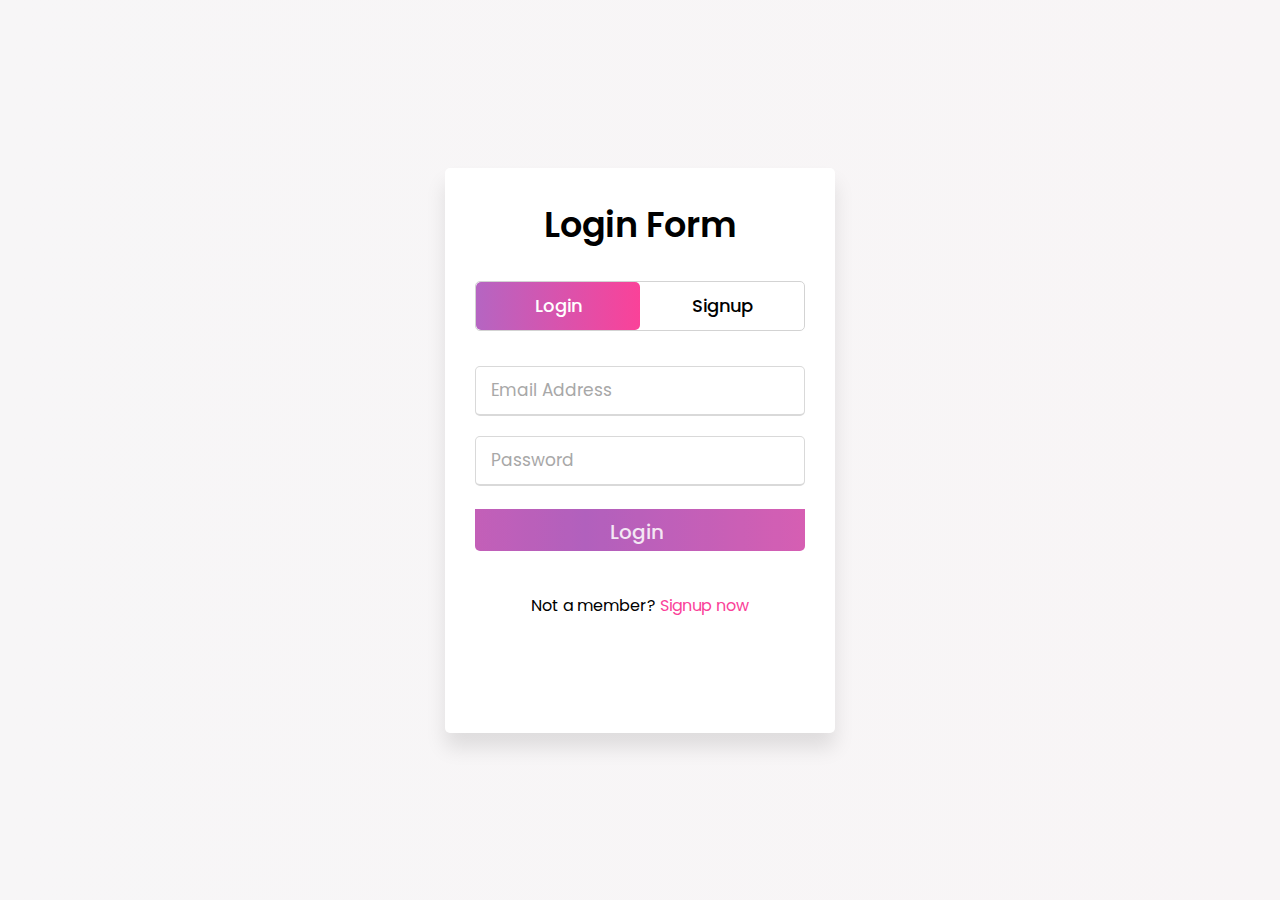
<file: diamond/login.html>
<!DOCTYPE html>
<html lang="en" dir="ltr">
   <head>
      <meta charset="utf-8">
      <title>Login and Registration Form in HTML</title>
      <link rel="stylesheet" href="assets/css/login5.css">
      <meta name="viewport" content="width=device-width, initial-scale=1.0">
      <script src="assets/js/jquery.min.js"></script>
      <script src="assets/js/register.js"></script>
      <script src="assets/js/login.js"></script>
   </head>
   <body>
      <div class="wrapper">
         <div class="title-text">
            <div class="title login">
               Login Form
            </div>
            <div class="title signup">
               Signup Form
            </div>
         </div>
         <div class="form-container">
            <div class="slide-controls">
               <input type="radio" name="slide" id="login" checked>
               <input type="radio" name="slide" id="signup">
               <label for="login" class="slide login">Login</label>
               <label for="signup" class="slide signup">Signup</label>
               <div class="slider-tab"></div>
            </div>
            <div class="form-inner">
               <form action="#" class="login" id="login_form">
                  <div class="field">
                     <input type="text" placeholder="Email Address" id="login_email" required>
                  </div>
                  <div class="field">
                     <input type="password" placeholder="Password" id="login_pass" required>
                  </div>
                  <!-- <div class="pass-link">
                     <a href="#">Forgot password?</a>
                  </div> -->
                  <div class="field btn">
                     <div class="btn-layer"></div>
                     <input type="submit" value="Login" id="login_here">
                  </div>
                  <div class="signup-link">
                     Not a member? <a href="">Signup now</a>
                  </div>
               </form>
               <form action="#" class="signup" id="signin_form">
                  <div class="field">
                     <input type="text" placeholder="FullName" id="signin_fullname" required>
                  </div>
                  <div class="field">
                     <input type="text" placeholder="Email Address" id="signin_email" required>
                  </div>
                  <div class="field">
                     <input type="password" placeholder="Password" id="signin_pass" required>
                  </div>
                  <div class="field">
                     <input type="password" placeholder="Confirm password" id="signin_repass" required>
                  </div>
                  <div class="field btn">
                     <div class="btn-layer"></div>
                     <input type="submit" value="Signup" id="signin_here">
                  </div>
               </form>
            </div>
         </div>
         
         <!-- 
         <div class="col">
            <a href="#" class="fb btn">
              <i class="fa fa-facebook fa-fw"></i> Login with Facebook  
            </a>
            <a href="#" class="twitter btn">
              <i class="fa fa-twitter fa-fw"></i> Login with Twitter
            </a>
            <a href="#" class="google btn">
              <i class="fa fa-google fa-fw"></i> Login with Google+
            </a>
          </div>
         -->
      
      <script>
         const loginText = document.querySelector(".title-text .login");
         const loginForm = document.querySelector("form.login");
         const loginBtn = document.querySelector("label.login");
         const signupBtn = document.querySelector("label.signup");
         const signupLink = document.querySelector("form .signup-link a");
         signupBtn.onclick = (()=>{
           loginForm.style.marginLeft = "-50%";
           loginText.style.marginLeft = "-50%";
         });
         loginBtn.onclick = (()=>{
           loginForm.style.marginLeft = "0%";
           loginText.style.marginLeft = "0%";
         });
         signupLink.onclick = (()=>{
           signupBtn.click();
           return false;
         });

       

      </script>
   </body>
</html>
</file>
<file: diamond/assets/css/login5.css>
@import url('https://fonts.googleapis.com/css?family=Poppins:400,500,600,700&display=swap');
*{
  margin: 0;
  padding: 0;
  box-sizing: border-box;
  font-family: 'Poppins', sans-serif;
}
html,body{
  display: grid;
  height: 100%;
  width: 100%;
  place-items: center;
  background: -webkit-linear-gradient(left, #f7f6f7, #f8f5f6);
}
::selection{
  background: #fcfcfc;
  color: #fff;
}
.wrapper{
  overflow: hidden;
  max-width: 390px;
  background: #fff;
  padding: 30px;
  border-radius: 5px;
  box-shadow: 0px 15px 20px rgba(0,0,0,0.1);
}
.wrapper .title-text{
  display: flex;
  width: 200%;
}
.wrapper .title{
  width: 50%;
  font-size: 35px;
  font-weight: 600;
  text-align: center;
  transition: all 0.6s cubic-bezier(0.68,-0.55,0.265,1.55);
}
.wrapper .slide-controls{
  position: relative;
  display: flex;
  height: 50px;
  width: 100%;
  overflow: hidden;
  margin: 30px 0 10px 0;
  justify-content: space-between;
  border: 1px solid lightgrey;
  border-radius: 5px;
}
.slide-controls .slide{
  height: 100%;
  width: 100%;
  color: #fff;
  font-size: 18px;
  font-weight: 500;
  text-align: center;
  line-height: 48px;
  cursor: pointer;
  z-index: 1;
  transition: all 0.6s ease;
}
.slide-controls label.signup{
  color: #000;
}
.slide-controls .slider-tab{
  position: absolute;
  height: 100%;
  width: 50%;
  left: 0;
  z-index: 0;
  border-radius: 5px;
  background: -webkit-linear-gradient(left, #b565c2, #fa4299);
  transition: all 0.6s cubic-bezier(0.68,-0.55,0.265,1.55);
}
input[type="radio"]{
  display: none;
}
#signup:checked ~ .slider-tab{
  left: 50%;
}
#signup:checked ~ label.signup{
  color: #fff;
  cursor: default;
  user-select: none;
}
#signup:checked ~ label.login{
  color: #000;
}
#login:checked ~ label.signup{
  color: #000;
}
#login:checked ~ label.login{
  cursor: default;
  user-select: none;
}
.wrapper .form-container{
  width: 100%;
  overflow: hidden;
}
.form-container .form-inner{
  display: flex;
  width: 200%;
}
.form-container .form-inner form{
  width: 50%;
  transition: all 0.6s cubic-bezier(0.68,-0.55,0.265,1.55);
}
.form-inner form .field{
  height: 50px;
  width: 100%;
  margin-top: 20px;
}
.form-inner form .field input{
  height: 100%;
  width: 100%;
  outline: none;
  padding-left: 15px;
  border-radius: 5px;
  border: 1px solid lightgrey;
  border-bottom-width: 2px;
  font-size: 17px;
  transition: all 0.3s ease;
}
.form-inner form .field input:focus{
  border-color: #fc83bb;
  /* box-shadow: inset 0 0 3px #fb6aae; */
}
.form-inner form .field input::placeholder{
  color: #999;
  transition: all 0.3s ease;
}
form .field input:focus::placeholder{
  color: #b3b3b3;
}
.form-inner form .pass-link{
  margin-top: 5px;
}
.form-inner form .signup-link{
  text-align: center;
  margin-top: 30px;
}
.form-inner form .pass-link a,
.form-inner form .signup-link a{
  color: #fa4299;
  text-decoration: none;
}
.form-inner form .pass-link a:hover,
.form-inner form .signup-link a:hover{
  text-decoration: underline;
}
form .btn{
  height: 50px;
  width: 100%;
  border-radius: 5px;
  position: relative;
  overflow: hidden;
}
form .btn .btn-layer{
  height: 400%;
  width: 400%;
  position: absolute;
  left: -100%;
  background: -webkit-linear-gradient(right, #a445b2, #fa4299, #a445b2, #fa4299);
  border-radius: 10px;
  transition: all 0.4s ease;;
 

}
form .btn:hover .btn-layer{
  left: 0;
  
}


.fb {
  background-color: #3B5998;
  color: white;
}

.twitter {
  background-color: #55ACEE;
  color: white;
}

.google {
  background-color: #dd4b39;
  color: white;
}
input,
.btn {
  width: 100%;
  padding: 8px;
  border: none;
  border-radius: 4px;
  margin: 5px 0;
  opacity: 0.85;
  display: inline-block;
  font-size: 17px;
  line-height: 20px;
  text-decoration: none; /* remove underline from anchors */
}

input:hover,
.btn:hover {
  opacity: 1;
}

form .btn input[type="submit"]{
  height: 100%;
  width: 100%;
  z-index: 1;
  position: relative;
  background: none;
  border: none;
  color: #fff;
  padding-left: 0;
  border-radius: 5px;
  font-size: 20px;
  font-weight: 500;
  cursor: pointer;
}
</file>
